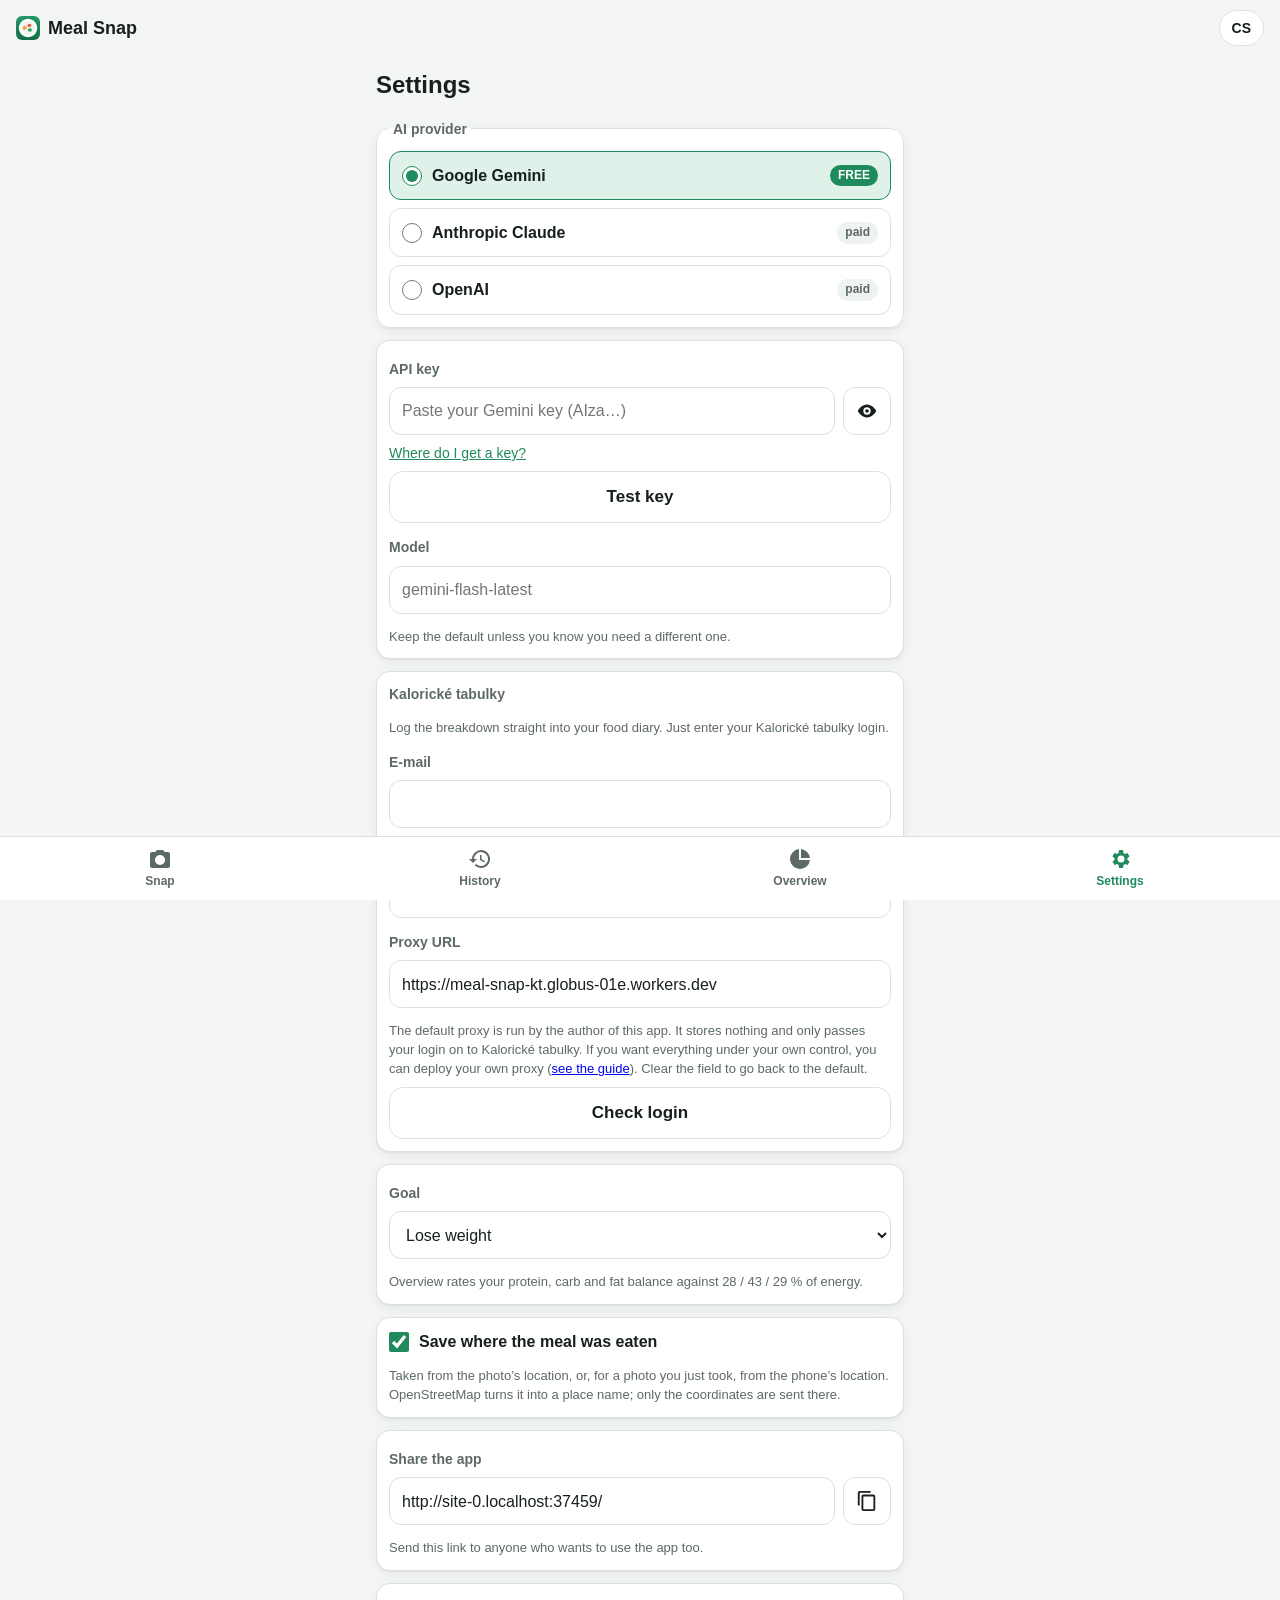
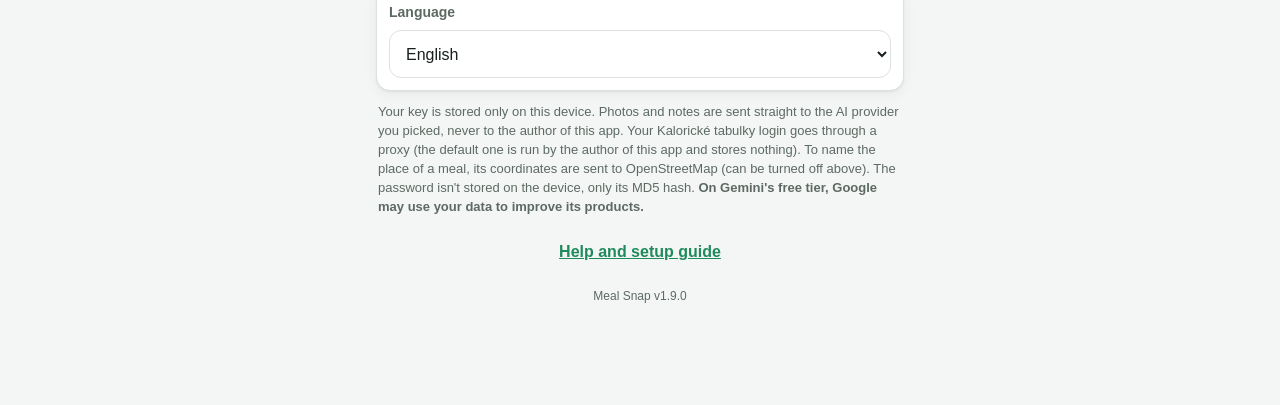
<file: index.html>
<!doctype html>
<html lang="en">
<head>
  <meta charset="utf-8">
  <meta name="viewport" content="width=device-width, initial-scale=1, viewport-fit=cover">
  <title>Meal Snap</title>
  <meta name="description" content="Break a meal photo down into ingredients with grams and calories.">
  <meta name="theme-color" content="#1f8a5b">
  <meta name="apple-mobile-web-app-capable" content="yes">
  <meta name="mobile-web-app-capable" content="yes">
  <meta name="apple-mobile-web-app-status-bar-style" content="default">
  <meta name="apple-mobile-web-app-title" content="Meal Snap">
  <link rel="manifest" href="manifest.webmanifest">
  <link rel="icon" href="icons/favicon-32.png" sizes="32x32">
  <link rel="apple-touch-icon" href="icons/apple-touch-icon.png">
  <link rel="stylesheet" href="style.css">
  <script type="module" src="app.js"></script>
</head>
<body>
  <header class="topbar">
    <div class="brand"><img src="icons/favicon-32.png" alt="" width="24" height="24"><span data-i18n="app.title">Meal Snap</span></div>
    <button id="lang-toggle" class="chip" type="button" data-i18n-aria="settings.language">CS</button>
  </header>

  <main>
    <!-- ===== Snap ===== -->
    <section id="view-snap" class="view active" aria-labelledby="tab-snap">
      <div id="key-banner" class="banner" hidden>
        <span data-i18n="snap.noKey">Add your AI key in Settings first.</span>
        <button type="button" class="link" data-goto="settings" data-i18n="snap.openSettings">Open settings</button>
      </div>

      <div id="composer">
        <label class="photo-drop" id="photo-drop">
          <input id="photo-input" type="file" accept="image/*" hidden>
          <img id="photo-preview" alt="" hidden>
          <span class="photo-empty" id="photo-empty">
            <svg viewBox="0 0 24 24" width="40" height="40" aria-hidden="true"><path fill="currentColor" d="M9 3 7.2 5H4a2 2 0 0 0-2 2v12a2 2 0 0 0 2 2h16a2 2 0 0 0 2-2V7a2 2 0 0 0-2-2h-3.2L15 3H9Zm3 5a5 5 0 1 1 0 10 5 5 0 0 1 0-10Zm0 2a3 3 0 1 0 0 6 3 3 0 0 0 0-6Z"/></svg>
            <strong data-i18n="snap.takePhoto">Take or choose a photo</strong>
            <small data-i18n="snap.photoHint">Shoot from above, whole plate in frame.</small>
          </span>
        </label>

        <div class="note-wrap">
          <label for="note" class="label" data-i18n="snap.noteLabel">Note (optional)</label>
          <div class="note-row">
            <textarea id="note" rows="2" data-i18n-placeholder="snap.notePlaceholder"></textarea>
            <button id="mic" type="button" class="icon-btn" data-i18n-aria="snap.dictate">
              <svg viewBox="0 0 24 24" width="24" height="24" aria-hidden="true"><path fill="currentColor" d="M12 14a3 3 0 0 0 3-3V5a3 3 0 0 0-6 0v6a3 3 0 0 0 3 3Zm5-3a5 5 0 0 1-10 0H5a7 7 0 0 0 6 6.92V21h2v-3.08A7 7 0 0 0 19 11h-2Z"/></svg>
            </button>
          </div>
          <small id="voice-status" class="hint" data-i18n="snap.noteHint">Tip: you can also dictate using the microphone on your keyboard.</small>
        </div>

        <button id="analyze" type="button" class="primary" disabled data-i18n="snap.analyze">Analyze meal</button>
        <p id="status" class="status" role="status" aria-live="polite"></p>

        <div id="clarify" class="card clarify" role="group" aria-labelledby="clarify-question" hidden>
          <p id="clarify-question" class="clarify-question"></p>
          <div id="clarify-options" class="clarify-options"></div>
          <small class="hint" data-i18n="clarify.hint">Or write the answer in the note and tap Analyze meal.</small>
          <button id="clarify-skip" type="button" class="link" data-i18n="clarify.skip">Analyze without answering</button>
        </div>
      </div>

      <div id="result" hidden>
        <div class="result-head">
          <img id="result-thumb" alt="" data-i18n-aria="history.showPhoto" hidden>
          <div>
            <input id="dish" class="dish" type="text" aria-label="Dish">
            <span id="confidence" class="badge"></span>
          </div>
        </div>

        <div class="totals card">
          <div class="kcal"><strong id="total-kcal">0</strong> <span>kcal</span></div>
          <div class="macros">
            <span><b data-i18n="macro.p">P</b> <span id="total-p">0</span> g</span>
            <span><b data-i18n="macro.c">C</b> <span id="total-c">0</span> g</span>
            <span><b data-i18n="macro.f">F</b> <span id="total-f">0</span> g</span>
          </div>
          <label class="total-weight">
            <span data-i18n="result.totalWeight">Total weight</span>
            <span class="grams"><input id="total-grams" type="text" inputmode="decimal" autocomplete="off"> <span>g</span></span>
          </label>
          <small class="hint total-hint" data-i18n="result.totalWeightHint">Know the weight of the whole plate? Change it and all items scale proportionally.</small>
        </div>

        <ul id="items" class="items"></ul>

        <div class="row-actions">
          <button id="add-item" type="button" class="secondary" data-i18n="result.addItem">+ Add item</button>
          <button id="copy-all" type="button" class="secondary" data-i18n="result.copyAll">Copy all</button>
        </div>

        <div id="kt-card" class="card field-stack kt-card">
          <h2 class="kt-title" data-i18n="kt.title">Log to Kalorické tabulky</h2>
          <div id="kt-form">
            <div class="kt-row">
              <label class="kt-field"><span class="label" data-i18n="kt.date">Date</span><input id="kt-date" type="date"></label>
              <label class="kt-field"><span class="label" data-i18n="kt.meal">Meal</span><select id="kt-meal"></select></label>
            </div>
            <button id="kt-send" type="button" class="primary" data-i18n="kt.send">Log to Kalorické tabulky</button>
            <p id="kt-status" class="status" role="status" aria-live="polite"></p>
          </div>
          <p id="kt-setup" class="kt-setup" hidden>
            <span data-i18n="kt.notConfigured">Connect your Kalorické tabulky account first.</span>
            <button type="button" class="link" data-goto="settings" data-i18n="kt.openSettings">Set up</button>
          </p>
        </div>

        <p id="ai-note" class="ai-note"></p>
        <button id="reanalyze" type="button" class="secondary reanalyze" data-i18n="result.reanalyze">Correct note and analyze again</button>
        <p class="disclaimer" data-i18n="result.disclaimer">Values are AI estimates. Check grams before logging.</p>
        <button id="new-photo" type="button" class="primary" data-i18n="result.newPhoto">New photo</button>
        <button id="delete-current" type="button" class="link danger-link" data-i18n="history.deleteCurrent">Delete from history</button>
      </div>
    </section>

    <!-- ===== History ===== -->
    <section id="view-history" class="view" aria-labelledby="tab-history">
      <h1 data-i18n="history.title">History</h1>

      <div id="history-tools" class="history-tools" hidden>
        <input id="history-search" type="search" autocomplete="off" data-i18n-placeholder="history.search" data-i18n-aria="history.search">
        <small id="history-found" class="hint"></small>
      </div>

      <div id="history-list"></div>
      <p id="history-nomatch" class="empty" data-i18n="history.noMatch" hidden>Nothing found.</p>
      <p id="history-empty" class="empty" data-i18n="history.empty">No meals yet. Analyzed meals will appear here.</p>
      <button id="history-more" type="button" class="secondary more" data-i18n="history.showOlder" hidden>Show older</button>
      <button id="history-clear" type="button" class="danger" data-i18n="history.clear" hidden>Clear history</button>
    </section>

    <!-- ===== Overview ===== -->
    <section id="view-overview" class="view" aria-labelledby="tab-overview">
      <h1 data-i18n="overview.title">Overview</h1>

      <div id="overview-summary" class="card summary" hidden>
        <div class="stats">
          <div class="stat">
            <span class="stat-label" data-i18n="overview.summary.avg7">Average, 7 days</span>
            <span class="stat-value"><strong id="sum-avg7">–</strong> <span data-i18n="overview.summary.perDay">kcal/day</span></span>
            <small id="sum-avg7-days" class="stat-note"></small>
          </div>
          <div class="stat">
            <span class="stat-label" data-i18n="overview.summary.avg30">Average, 30 days</span>
            <span class="stat-value"><strong id="sum-avg30">–</strong> <span data-i18n="overview.summary.perDay">kcal/day</span></span>
            <small id="sum-avg30-days" class="stat-note"></small>
          </div>
          <div class="stat">
            <span class="stat-label" data-i18n="overview.summary.meals">Meals, 7 days</span>
            <span class="stat-value"><strong id="sum-meals">0</strong></span>
          </div>
        </div>
        <p id="sum-readout" class="readout" aria-live="polite"></p>
        <div id="sum-chart" class="chart" role="group" data-i18n-aria="overview.summary.chartLabel"></div>
      </div>

      <div id="macro-card" class="card macro-card" hidden>
        <div class="macro-head">
          <h2 class="card-title" data-i18n="overview.macros.title">Protein, carbs, fat</h2>
          <div class="seg" role="group" data-i18n-aria="overview.macros.period">
            <button type="button" data-period="7" data-i18n="overview.macros.period7">7 days</button>
            <button type="button" data-period="30" data-i18n="overview.macros.period30">30 days</button>
          </div>
        </div>
        <small class="stat-note"><span id="macro-goal"></span> <span id="macro-days"></span></small>
        <div id="macro-rows" class="macro-rows"></div>
        <p id="macro-verdict" class="macro-verdict" aria-live="polite"></p>
        <small id="macro-source" class="hint"></small>
      </div>

      <p id="overview-empty" class="empty" data-i18n="overview.empty">No meals yet.</p>
    </section>

    <!-- ===== Settings ===== -->
    <section id="view-settings" class="view" aria-labelledby="tab-settings">
      <h1 data-i18n="settings.title">Settings</h1>

      <fieldset class="card">
        <legend data-i18n="settings.provider">AI provider</legend>
        <div id="provider-list" class="providers"></div>
      </fieldset>

      <div class="card field-stack">
        <label for="api-key" class="label" data-i18n="settings.apiKey">API key</label>
        <div class="key-row">
          <input id="api-key" type="password" autocomplete="off" autocapitalize="off" spellcheck="false">
          <button id="key-show" type="button" class="icon-btn" data-i18n-aria="settings.showKey">
            <svg viewBox="0 0 24 24" width="22" height="22" aria-hidden="true"><path fill="currentColor" d="M12 5c-5 0-9 4.5-10 7 1 2.5 5 7 10 7s9-4.5 10-7c-1-2.5-5-7-10-7Zm0 11a4 4 0 1 1 0-8 4 4 0 0 1 0 8Zm0-2a2 2 0 1 0 0-4 2 2 0 0 0 0 4Z"/></svg>
          </button>
        </div>
        <a id="key-link" target="_blank" rel="noopener" class="small-link" data-i18n="settings.getKey">How do I get a key?</a>
        <button id="key-test" type="button" class="secondary" data-i18n="settings.test">Test key</button>
        <p id="key-status" class="status" role="status" aria-live="polite"></p>

        <label for="model" class="label" data-i18n="settings.model">Model</label>
        <input id="model" type="text" list="model-list" autocomplete="off" autocapitalize="off" spellcheck="false">
        <datalist id="model-list"></datalist>
        <small class="hint" data-i18n="settings.modelHint">Leave the default unless you know what you are doing.</small>
      </div>

      <div class="card field-stack">
        <span class="label kt-legend" data-i18n="kt.settingsTitle">Kalorické tabulky</span>
        <small class="hint" data-i18n-html="kt.settingsHint"></small>
        <label for="kt-email" class="label" data-i18n="kt.email">E-mail</label>
        <input id="kt-email" type="email" autocomplete="username" autocapitalize="off" spellcheck="false">
        <label for="kt-password" class="label" data-i18n="kt.password">Password</label>
        <input id="kt-password" type="password" autocomplete="current-password">
        <label for="kt-proxy" class="label" data-i18n="kt.proxy">Proxy URL</label>
        <input id="kt-proxy" type="url" inputmode="url" autocomplete="off" autocapitalize="off" spellcheck="false">
        <small class="hint" data-i18n-html="kt.proxyHint"></small>
        <button id="kt-test" type="button" class="secondary" data-i18n="kt.test">Check login</button>
        <p id="kt-test-status" class="status" role="status" aria-live="polite"></p>
      </div>

      <div class="card field-stack">
        <label for="goal-select" class="label" data-i18n="settings.goal">Goal</label>
        <select id="goal-select"></select>
        <small id="goal-hint" class="hint"></small>
      </div>

      <div class="card field-stack">
        <label class="check-row">
          <input id="location-toggle" type="checkbox">
          <span data-i18n="settings.location">Save where the meal was eaten</span>
        </label>
        <small class="hint" data-i18n="settings.locationHint"></small>
      </div>

      <div class="card field-stack">
        <label for="share-url" class="label" data-i18n="settings.share">Share the app</label>
        <div class="key-row">
          <input id="share-url" type="url" readonly autocomplete="off" spellcheck="false">
          <button id="share-copy" type="button" class="icon-btn" data-i18n-aria="settings.shareCopy">
            <svg viewBox="0 0 24 24" width="22" height="22" aria-hidden="true"><path fill="currentColor" d="M16 1H4a2 2 0 0 0-2 2v14h2V3h12V1Zm3 4H8a2 2 0 0 0-2 2v14a2 2 0 0 0 2 2h11a2 2 0 0 0 2-2V7a2 2 0 0 0-2-2Zm0 16H8V7h11v14Z"/></svg>
          </button>
        </div>
        <small class="hint" data-i18n="settings.shareHint">Send this link to anyone who wants to use the app too.</small>
        <button id="share-native" type="button" class="secondary" data-i18n="settings.shareSend" hidden>Send link…</button>
      </div>

      <div class="card field-stack">
        <label for="lang-select" class="label" data-i18n="settings.language">Language</label>
        <select id="lang-select"></select>
      </div>

      <p class="privacy" data-i18n-html="settings.privacy"></p>
      <a class="help-link" href="help.html" data-i18n="settings.help">Help &amp; setup guide</a>
      <p class="version">Meal Snap v<span id="app-version"></span></p>
    </section>
  </main>

  <nav class="tabs" role="tablist">
    <button id="tab-snap" role="tab" class="tab active" data-goto="snap" type="button">
      <svg viewBox="0 0 24 24" width="24" height="24" aria-hidden="true"><path fill="currentColor" d="M9 3 7.2 5H4a2 2 0 0 0-2 2v12a2 2 0 0 0 2 2h16a2 2 0 0 0 2-2V7a2 2 0 0 0-2-2h-3.2L15 3H9Zm3 5a5 5 0 1 1 0 10 5 5 0 0 1 0-10Z"/></svg>
      <span data-i18n="tab.snap">Snap</span>
    </button>
    <button id="tab-history" role="tab" class="tab" data-goto="history" type="button">
      <svg viewBox="0 0 24 24" width="24" height="24" aria-hidden="true"><path fill="currentColor" d="M13 3a9 9 0 0 0-9 9H1l4 4 4-4H6a7 7 0 1 1 2.05 4.95l-1.42 1.42A9 9 0 1 0 13 3Zm-1 5v5l4.25 2.52.77-1.28L13.5 12.2V8H12Z"/></svg>
      <span data-i18n="tab.history">History</span>
    </button>
    <button id="tab-overview" role="tab" class="tab" data-goto="overview" type="button">
      <svg viewBox="0 0 24 24" width="24" height="24" aria-hidden="true"><path fill="currentColor" d="M11 2.05A10 10 0 1 0 21.95 13H11V2.05Zm2 0V11h8.95A10 10 0 0 0 13 2.05Z"/></svg>
      <span data-i18n="tab.overview">Overview</span>
    </button>
    <button id="tab-settings" role="tab" class="tab" data-goto="settings" type="button">
      <svg viewBox="0 0 24 24" width="24" height="24" aria-hidden="true"><path fill="currentColor" d="M19.4 13a7.6 7.6 0 0 0 0-2l2.1-1.6-2-3.5-2.5 1a7.4 7.4 0 0 0-1.7-1L15 3h-4l-.4 2.9a7.4 7.4 0 0 0-1.7 1l-2.5-1-2 3.5L6.6 11a7.6 7.6 0 0 0 0 2l-2.1 1.6 2 3.5 2.5-1c.5.4 1.1.7 1.7 1L11 21h4l.4-2.9c.6-.3 1.2-.6 1.7-1l2.5 1 2-3.5L19.4 13ZM13 15.5a3.5 3.5 0 1 1 0-7 3.5 3.5 0 0 1 0 7Z"/></svg>
      <span data-i18n="tab.settings">Settings</span>
    </button>
  </nav>

  <dialog id="lightbox" class="lightbox">
    <img id="lightbox-img" alt="">
    <p id="lightbox-caption"></p>
  </dialog>

  <div id="toast" class="toast" role="status" aria-live="polite" hidden></div>

  <template id="item-tpl">
    <li class="item card">
      <div class="item-main">
        <input class="item-name" type="text" data-field="name">
        <button type="button" class="icon-btn small copy-one" data-i18n-aria="result.copyName">
          <svg viewBox="0 0 24 24" width="20" height="20" aria-hidden="true"><path fill="currentColor" d="M16 1H4a2 2 0 0 0-2 2v14h2V3h12V1Zm3 4H8a2 2 0 0 0-2 2v14a2 2 0 0 0 2 2h11a2 2 0 0 0 2-2V7a2 2 0 0 0-2-2Zm0 16H8V7h11v14Z"/></svg>
        </button>
      </div>
      <div class="item-sub">
        <label class="grams"><input type="number" inputmode="decimal" min="0" step="1" data-field="grams"><span>g</span></label>
        <span class="item-kcal"><strong></strong> kcal</span>
        <span class="item-macros"></span>
        <button type="button" class="icon-btn small toggle-details" data-i18n-aria="result.details">
          <svg viewBox="0 0 24 24" width="20" height="20" aria-hidden="true"><path fill="currentColor" d="M3 17.25V21h3.75L17.8 9.94l-3.75-3.75L3 17.25ZM20.7 7.04a1 1 0 0 0 0-1.41l-2.33-2.33a1 1 0 0 0-1.41 0l-1.83 1.83 3.75 3.75 1.82-1.84Z"/></svg>
        </button>
        <button type="button" class="icon-btn small remove" data-i18n-aria="result.remove">
          <svg viewBox="0 0 24 24" width="20" height="20" aria-hidden="true"><path fill="currentColor" d="M6 19a2 2 0 0 0 2 2h8a2 2 0 0 0 2-2V7H6v12ZM19 4h-3.5l-1-1h-5l-1 1H5v2h14V4Z"/></svg>
        </button>
      </div>
      <div class="item-kt" hidden>
        <span class="item-kt-label" data-i18n="kt.matchLabel">KT</span>
        <select class="item-kt-select" data-i18n-aria="kt.match"></select>
        <span class="item-kt-busy" data-i18n="kt.searching" hidden>Searching…</span>
      </div>
      <div class="item-details" hidden>
        <span class="per100" data-i18n="result.per100">Per 100 g:</span>
        <label>kcal<input type="number" inputmode="decimal" min="0" data-field="kcal_100g"></label>
        <label data-i18n-aria="macro.protein"><span data-i18n="macro.p">P</span><input type="number" inputmode="decimal" min="0" step="0.1" data-field="protein_100g"></label>
        <label data-i18n-aria="macro.carbs"><span data-i18n="macro.c">C</span><input type="number" inputmode="decimal" min="0" step="0.1" data-field="carbs_100g"></label>
        <label data-i18n-aria="macro.fat"><span data-i18n="macro.f">F</span><input type="number" inputmode="decimal" min="0" step="0.1" data-field="fat_100g"></label>
      </div>
    </li>
  </template>
</body>
</html>
</file>
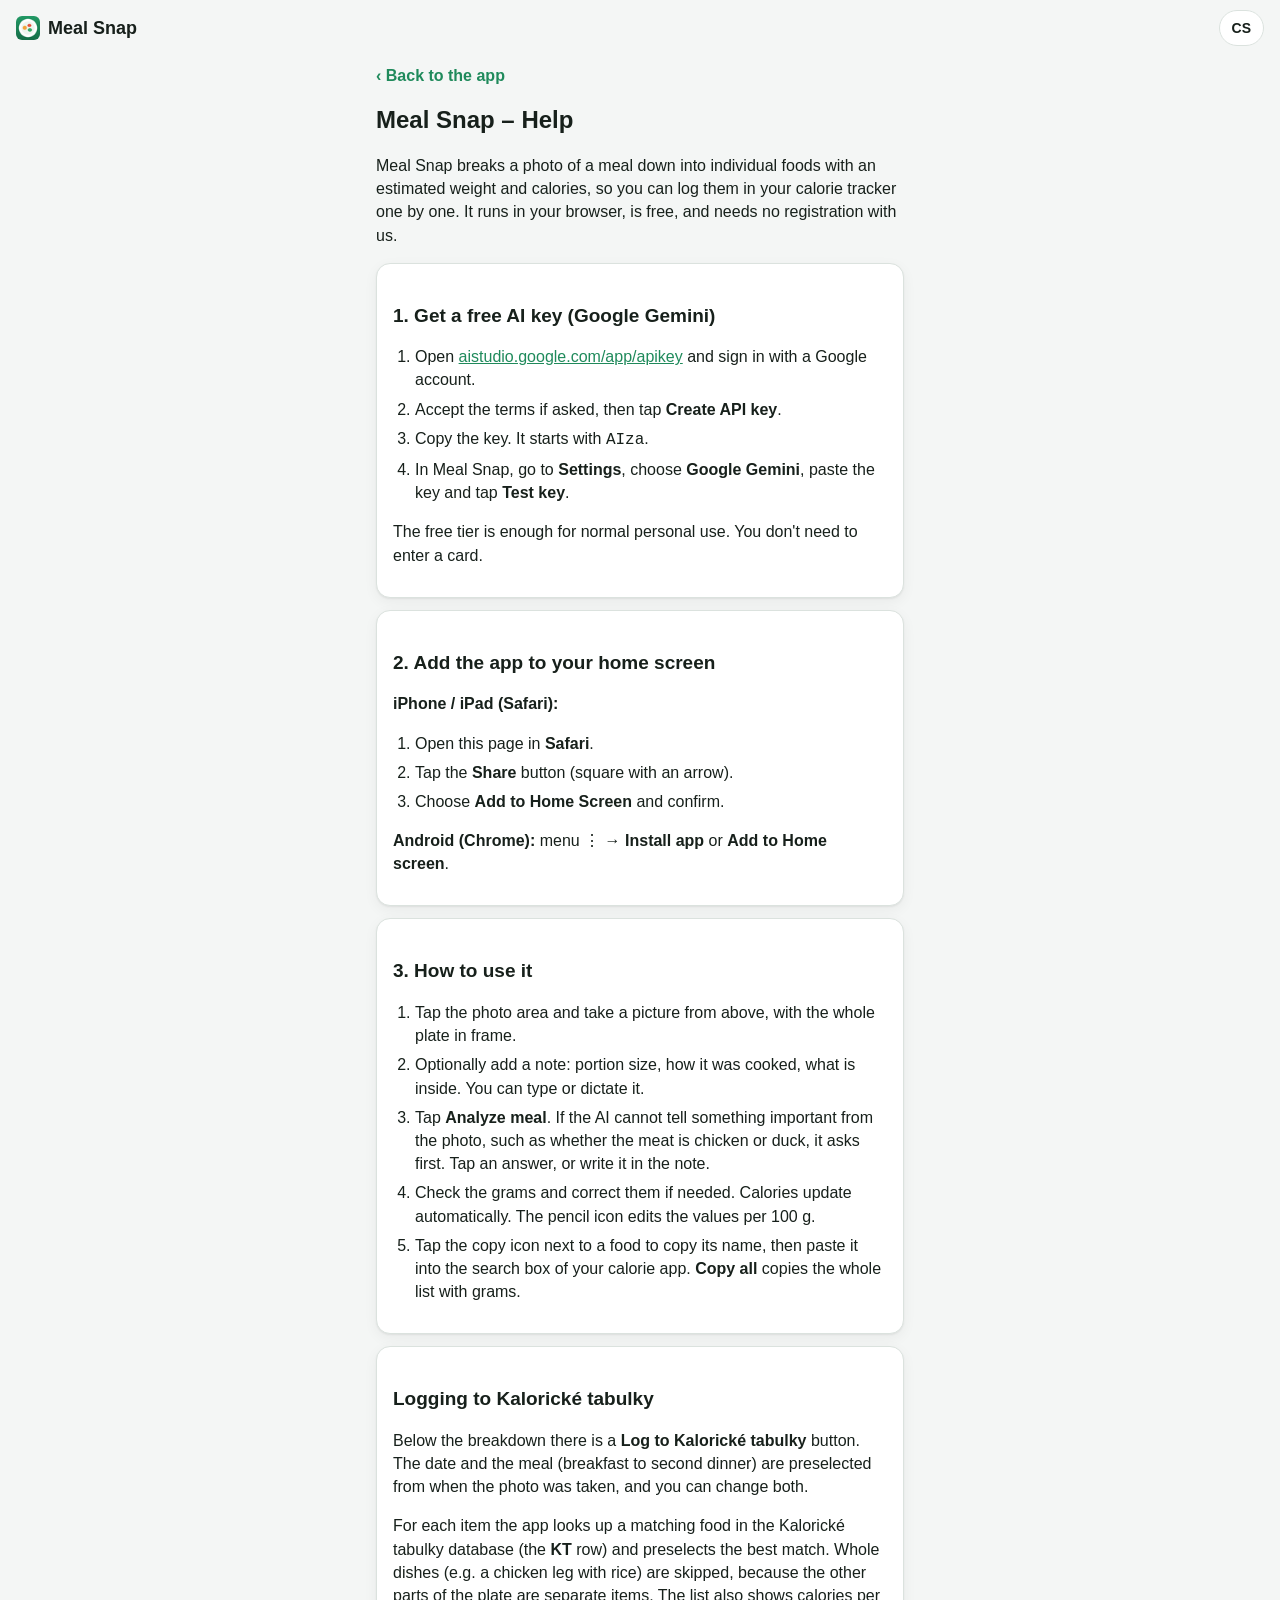
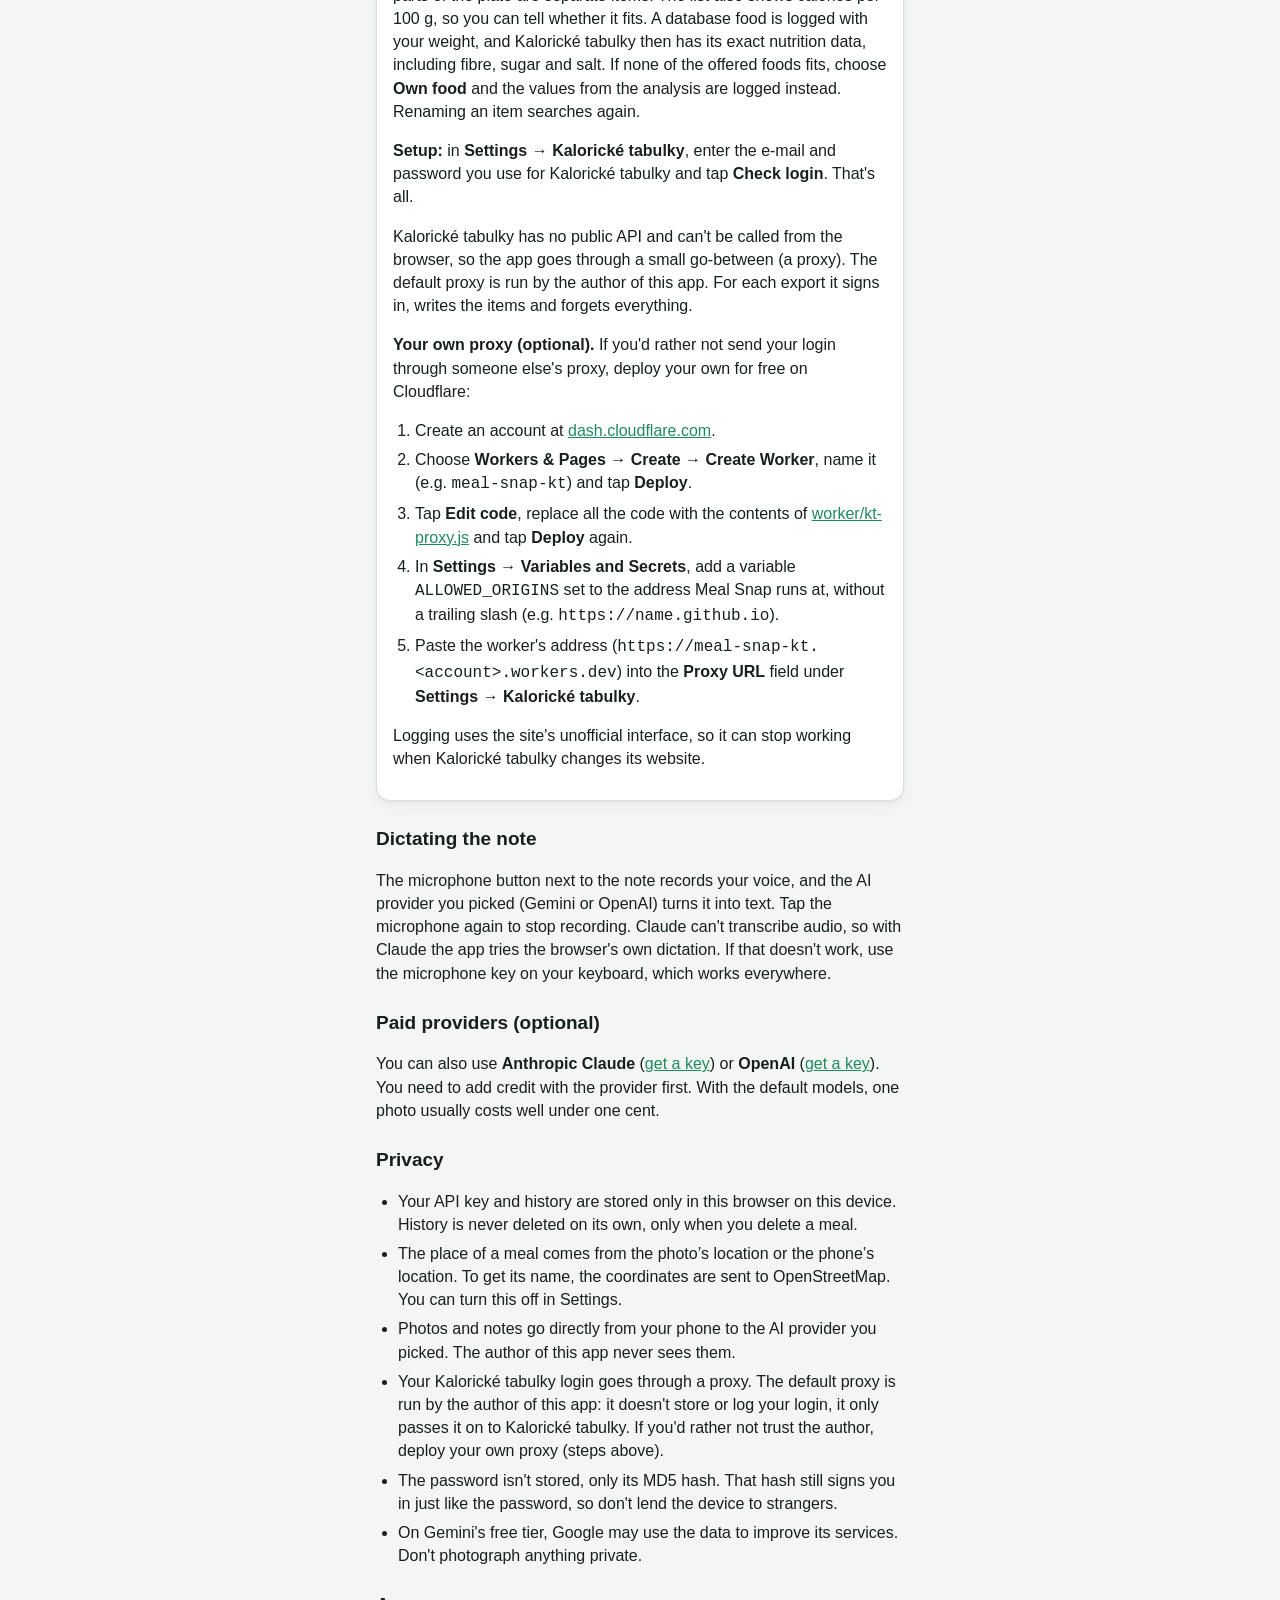
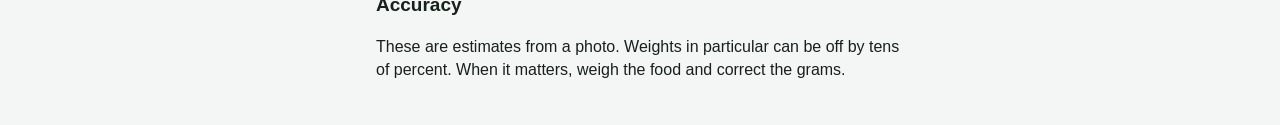
<file: help.html>
<!doctype html>
<html lang="en">
<head>
  <meta charset="utf-8">
  <meta name="viewport" content="width=device-width, initial-scale=1, viewport-fit=cover">
  <title>Meal Snap Help</title>
  <meta name="theme-color" content="#1f8a5b">
  <link rel="manifest" href="manifest.webmanifest">
  <link rel="icon" href="icons/favicon-32.png" sizes="32x32">
  <link rel="apple-touch-icon" href="icons/apple-touch-icon.png">
  <link rel="stylesheet" href="style.css">
</head>
<body class="help" data-page="help">
  <header class="topbar">
    <div class="brand"><img src="icons/favicon-32.png" alt="" width="24" height="24"><span data-i18n="app.title">Meal Snap</span></div>
    <button id="lang-toggle" class="chip" type="button">CS</button>
  </header>
  <main>
    <a class="back" href="./" data-i18n="help.back">‹ Back to the app</a>
    <h1 data-i18n="help.title">Help</h1>
    <p data-i18n="help.intro"></p>

    <section class="card">
      <h2 data-i18n="help.keyTitle"></h2>
      <div data-i18n-html="help.keySteps"></div>
    </section>

    <section class="card">
      <h2 data-i18n="help.installTitle"></h2>
      <div data-i18n-html="help.installSteps"></div>
    </section>

    <section class="card">
      <h2 data-i18n="help.useTitle"></h2>
      <div data-i18n-html="help.useSteps"></div>
    </section>

    <section class="card" id="kt">
      <h2 data-i18n="help.ktTitle"></h2>
      <div data-i18n-html="help.ktText"></div>
    </section>

    <h2 data-i18n="help.voiceTitle"></h2>
    <p data-i18n="help.voiceText"></p>

    <h2 data-i18n="help.paidTitle"></h2>
    <div data-i18n-html="help.paidText"></div>

    <h2 data-i18n="help.privacyTitle"></h2>
    <div data-i18n-html="help.privacyText"></div>

    <h2 data-i18n="help.accuracyTitle"></h2>
    <p data-i18n="help.accuracyText"></p>
  </main>
  <script type="module">
    import { initialLang, setLang, getLang, t } from './i18n.js';
    const toggle = document.getElementById('lang-toggle');
    async function apply(code) {
      await setLang(code);
      toggle.textContent = getLang() === 'en' ? 'CS' : 'EN';
      document.title = t('help.title');
    }
    toggle.addEventListener('click', () => apply(getLang() === 'en' ? 'cs' : 'en'));
    apply(initialLang());
    // This page may have come from the previous version's cache: show the new one once it takes over.
    if ('serviceWorker' in navigator && navigator.serviceWorker.controller) {
      let reloaded = false;
      navigator.serviceWorker.addEventListener('controllerchange', () => { if (!reloaded) { reloaded = true; location.reload(); } });
      navigator.serviceWorker.getRegistration().then((r) => r?.update()).catch(() => {});
    }
  </script>
</body>
</html>
</file>
<file: style.css>
:root {
  --bg: #f4f6f5;
  --surface: #ffffff;
  --surface-2: #eef2f0;
  --text: #17201b;
  --muted: #5d6a63;
  --border: #dbe2de;
  --accent: #1f8a5b;
  --accent-text: #ffffff;
  --accent-soft: #dff1e8;
  --danger: #c0392b;
  --warn: #b7791f;
  --radius: 14px;
  --shadow: 0 1px 2px rgb(0 0 0 / 6%), 0 4px 14px rgb(0 0 0 / 5%);
  --tabbar-h: 64px;
  color-scheme: light;
}

@media (prefers-color-scheme: dark) {
  :root:not([data-theme="light"]) {
    --bg: #0f1412;
    --surface: #18201c;
    --surface-2: #212b26;
    --text: #e8eeea;
    --muted: #9aa8a0;
    --border: #2c3832;
    --accent: #3fbf86;
    --accent-text: #08130e;
    --accent-soft: #1d3a2d;
    --danger: #ef6b5b;
    --warn: #e0a84a;
    --shadow: none;
    color-scheme: dark;
  }
}
:root[data-theme="dark"] {
  --bg: #0f1412; --surface: #18201c; --surface-2: #212b26; --text: #e8eeea; --muted: #9aa8a0;
  --border: #2c3832; --accent: #3fbf86; --accent-text: #08130e; --accent-soft: #1d3a2d;
  --danger: #ef6b5b; --warn: #e0a84a; --shadow: none; color-scheme: dark;
}

* { box-sizing: border-box; }
html { -webkit-text-size-adjust: 100%; }
body {
  margin: 0;
  background: var(--bg);
  color: var(--text);
  font: 16px/1.45 -apple-system, BlinkMacSystemFont, "Segoe UI", Roboto, sans-serif;
  padding-bottom: calc(var(--tabbar-h) + env(safe-area-inset-bottom));
  -webkit-tap-highlight-color: transparent;
}
button, input, select, textarea { font: inherit; color: inherit; }
[hidden] { display: none !important; }

.topbar {
  position: sticky; top: 0; z-index: 5;
  display: flex; align-items: center; justify-content: space-between;
  padding: calc(10px + env(safe-area-inset-top)) 16px 10px;
  background: color-mix(in srgb, var(--bg) 88%, transparent);
  backdrop-filter: blur(10px);
  -webkit-backdrop-filter: blur(10px);
}
.brand { display: flex; align-items: center; gap: 8px; font-weight: 700; font-size: 18px; }
.brand img { border-radius: 6px; }

main { max-width: 560px; margin: 0 auto; padding: 4px 16px 24px; }
h1 { font-size: 24px; margin: 8px 0 16px; }

.view { display: none; }
.view.active { display: block; }

.card {
  background: var(--surface);
  border: 1px solid var(--border);
  border-radius: var(--radius);
  box-shadow: var(--shadow);
}

/* buttons */
.primary, .secondary, .danger {
  display: block; width: 100%;
  min-height: 52px; padding: 12px 16px;
  border-radius: var(--radius); border: 1px solid transparent;
  font-weight: 600; font-size: 17px; cursor: pointer;
}
.primary { background: var(--accent); color: var(--accent-text); }
.primary:disabled { opacity: .45; cursor: default; }
.secondary { background: var(--surface); border-color: var(--border); color: var(--text); }
.danger { background: transparent; border-color: var(--danger); color: var(--danger); margin-top: 16px; }
.chip {
  border: 1px solid var(--border); background: var(--surface); border-radius: 999px;
  padding: 6px 12px; font-weight: 600; font-size: 14px; cursor: pointer; min-height: 36px;
}
.icon-btn {
  display: inline-grid; place-items: center; flex: none;
  width: 48px; height: 48px; border-radius: 12px;
  border: 1px solid var(--border); background: var(--surface); color: var(--text); cursor: pointer;
}
.icon-btn.small { width: 38px; height: 38px; border-radius: 10px; border-color: transparent; background: transparent; color: var(--muted); }
.icon-btn.recording { background: var(--danger); border-color: var(--danger); color: #fff; animation: pulse 1.2s infinite; }
@keyframes pulse { 50% { opacity: .65; } }
.link { background: none; border: 0; color: var(--accent); font-weight: 600; padding: 0; cursor: pointer; text-decoration: underline; }
button:focus-visible, input:focus-visible, textarea:focus-visible, select:focus-visible, a:focus-visible {
  outline: 2px solid var(--accent); outline-offset: 2px;
}

/* snap */
.banner {
  display: flex; flex-wrap: wrap; gap: 6px 12px; align-items: center;
  padding: 12px 14px; margin-bottom: 12px; border-radius: var(--radius);
  background: var(--accent-soft); color: var(--text);
}
.photo-drop {
  display: grid; place-items: center; overflow: hidden;
  aspect-ratio: 4 / 3; width: 100%;
  border: 2px dashed var(--border); border-radius: var(--radius);
  background: var(--surface); cursor: pointer; margin-bottom: 14px;
}
.photo-drop.has-photo { border-style: solid; aspect-ratio: auto; grid-template-columns: minmax(0, 1fr); }
.photo-drop img { display: block; max-width: 100%; max-height: 60vh; width: auto; height: auto; }
.photo-empty { display: grid; justify-items: center; gap: 6px; padding: 16px; text-align: center; color: var(--muted); }
.photo-empty strong { color: var(--text); font-size: 18px; }

.reanalyze { margin-bottom: 12px; }
.clarify { margin-top: 12px; padding: 14px; display: grid; gap: 10px; justify-items: start; }
.clarify-question { margin: 0; font-weight: 600; }
.clarify-options { display: flex; flex-wrap: wrap; gap: 8px; }
.clarify .hint { margin: 0; }

.label { display: block; font-weight: 600; font-size: 14px; margin-bottom: 6px; color: var(--muted); }
.note-wrap { margin-bottom: 14px; }
.note-row { display: flex; gap: 8px; align-items: flex-start; }
textarea, input[type="text"], input[type="password"], input[type="number"], input[type="url"], input[type="email"], input[type="date"], input[type="search"], select {
  width: 100%; min-height: 48px; padding: 11px 12px;
  border: 1px solid var(--border); border-radius: 12px; background: var(--surface);
  font-size: 16px; /* prevents iOS zoom */
}
textarea { resize: vertical; }
input[type="date"] { -webkit-appearance: none; appearance: none; text-align: left; }
.hint { display: block; color: var(--muted); font-size: 13px; margin-top: 6px; }
.status { min-height: 1.4em; margin: 10px 0 0; color: var(--muted); font-size: 15px; }
.status.error { color: var(--danger); }
.status.ok { color: var(--accent); }
.status.busy::before {
  content: ""; display: inline-block; width: 14px; height: 14px; margin-right: 8px; vertical-align: -2px;
  border: 2px solid var(--border); border-top-color: var(--accent); border-radius: 50%;
  animation: spin .8s linear infinite;
}
@keyframes spin { to { transform: rotate(360deg); } }

/* result */
.result-head { display: flex; gap: 12px; align-items: center; margin: 4px 0 12px; }
.result-head img { width: 64px; height: 64px; object-fit: cover; border-radius: 12px; flex: none; cursor: zoom-in; }

/* photo viewer */
.lightbox {
  width: 100%; height: 100%; max-width: none; max-height: none; margin: 0; padding: 16px; border: 0;
  background: rgb(0 0 0 / 92%); color: #fff; cursor: zoom-out;
  display: none; flex-direction: column; align-items: center; justify-content: center; gap: 12px;
}
.lightbox[open] { display: flex; }
.lightbox::backdrop { background: transparent; }
.lightbox img { max-width: 100%; max-height: calc(100% - 48px); object-fit: contain; border-radius: 8px; }
.lightbox p { margin: 0; font-size: 15px; text-align: center; opacity: .85; }
.result-head > div { flex: 1; min-width: 0; }
.dish {
  border: 0 !important; background: transparent !important; padding: 0 !important; min-height: 0 !important;
  font-size: 21px !important; font-weight: 700;
}
.badge { display: inline-block; font-size: 12px; font-weight: 600; padding: 2px 8px; border-radius: 999px; background: var(--surface-2); color: var(--muted); margin-top: 2px; }
.badge.low { color: var(--warn); }
.badge.high { color: var(--accent); }

.totals { display: flex; justify-content: space-between; align-items: center; gap: 12px; padding: 14px 16px; margin-bottom: 12px; flex-wrap: wrap; }
.kcal strong { font-size: 30px; font-variant-numeric: tabular-nums; }
.kcal span { color: var(--muted); }
.macros { display: flex; gap: 14px; font-variant-numeric: tabular-nums; color: var(--muted); }
.macros b { color: var(--text); }
.total-weight { display: flex; align-items: center; justify-content: space-between; gap: 8px; flex-basis: 100%; padding-top: 10px; border-top: 1px solid var(--border); }
.total-hint { flex-basis: 100%; margin-top: -6px; }

.items { list-style: none; margin: 0 0 12px; padding: 0; display: grid; gap: 8px; }
.item { padding: 8px 8px 8px 12px; }
.item-main { display: flex; align-items: center; gap: 4px; }
.item-name {
  flex: 1; min-width: 0; font-weight: 600;
  border: 0 !important; background: transparent !important; padding: 4px 0 !important; min-height: 38px !important;
}
.item-sub { display: flex; align-items: center; gap: 10px; flex-wrap: wrap; }
.grams { display: inline-flex; align-items: center; gap: 4px; }
.grams input { width: 84px; min-height: 40px; padding: 6px 8px; text-align: right; font-variant-numeric: tabular-nums; }
.grams span { color: var(--muted); }
.item-kcal { font-variant-numeric: tabular-nums; flex: 1; }
.item-macros { color: var(--muted); font-size: 13px; flex-basis: 100%; order: 5; margin-top: -4px; font-variant-numeric: tabular-nums; }
.item-details {
  display: flex; flex-wrap: wrap; gap: 8px; align-items: center;
  margin-top: 8px; padding-top: 8px; border-top: 1px solid var(--border); font-size: 14px; color: var(--muted);
}
.item-details label { display: inline-flex; align-items: center; gap: 4px; }
.item-details input { width: 70px; min-height: 38px; padding: 6px; }
.per100 { width: 100%; }
.item-kt { display: flex; align-items: center; gap: 8px; margin-top: 6px; font-size: 14px; color: var(--muted); }
.item-kt-label { flex: none; font-weight: 700; font-size: 12px; padding: 2px 6px; border-radius: 6px; background: var(--surface-2); }
.item-kt-select { min-height: 38px !important; padding: 6px 8px !important; font-size: 14px !important; flex: 1; min-width: 0; text-overflow: ellipsis; }
.item-kt-busy { flex: 1; }

.row-actions { display: grid; grid-template-columns: 1fr 1fr; gap: 8px; margin-bottom: 12px; }
.kt-card { margin-bottom: 12px; }
.kt-title { font-size: 16px; margin: 0; }
.kt-row { display: grid; grid-template-columns: minmax(0, 1fr) minmax(0, 1.3fr); gap: 8px; margin-bottom: 10px; }
.kt-field .label { margin: 0 0 4px; }
.kt-setup { margin: 0; color: var(--muted); display: flex; flex-wrap: wrap; gap: 6px 10px; }
.kt-legend { margin: 0 !important; }
.ai-note { color: var(--muted); font-size: 15px; margin: 8px 2px; }
.disclaimer { color: var(--muted); font-size: 13px; margin: 0 2px 16px; }

/* history */
.history { list-style: none; padding: 0; margin: 0; display: grid; grid-template-columns: minmax(0, 1fr); gap: 8px; }
.history li { display: flex; align-items: center; gap: 12px; padding: 10px; cursor: pointer; min-width: 0; }
.history .thumb { padding: 0; border: 0; background: none; flex: none; cursor: zoom-in; border-radius: 10px; }
.history img, .history .ph { display: block; width: 64px; height: 64px; border-radius: 10px; object-fit: cover; flex: none; background: var(--surface-2); }
.history .meta { flex: 1; min-width: 0; }
.history .meta strong { display: block; white-space: nowrap; overflow: hidden; text-overflow: ellipsis; }
.history .meta small { color: var(--muted); }
.history .meta small { display: block; }
.history .side { display: flex; flex-direction: column; align-items: flex-end; gap: 2px; flex: none; }
.history .kc { font-weight: 700; font-variant-numeric: tabular-nums; white-space: nowrap; }
.history .delete { width: 34px; height: 34px; margin-right: -6px; }
.history .delete:hover { color: var(--danger); }
.history .place {
  display: flex; align-items: center; gap: 3px; min-width: 0; margin-top: 2px;
  color: var(--muted); font-size: 13px; text-decoration: none;
}
.history .place span { white-space: nowrap; overflow: hidden; text-overflow: ellipsis; }
.history .place svg { flex: none; color: var(--accent); }
.kt-badge { font-size: 11px; font-weight: 700; padding: 1px 6px; border-radius: 6px; background: var(--accent-soft); color: var(--text); white-space: nowrap; }
.empty { color: var(--muted); text-align: center; padding: 32px 0; }

.day { margin-bottom: 18px; scroll-margin-top: 64px; }
.day-head {
  display: flex; justify-content: space-between; align-items: baseline; gap: 8px; flex-wrap: wrap;
  margin: 0 2px 8px; font-size: 16px;
}
.day-title::first-letter { text-transform: uppercase; }
.day-totals { display: flex; align-items: baseline; gap: 8px; font-variant-numeric: tabular-nums; }
.day-totals small { color: var(--muted); font-weight: 400; font-size: 13px; }
.history-tools { margin-bottom: 14px; }
.history-tools .hint:empty { display: none; }
.more { margin-top: 4px; }
.danger-link { display: block; margin: 14px auto 0; color: var(--danger); font-weight: 600; min-height: 44px; }

/* history summary */
.summary { padding: 14px 14px 10px; margin-bottom: 14px; }
.stats { display: grid; grid-template-columns: repeat(3, minmax(0, 1fr)); gap: 8px; }
.stat { display: grid; gap: 2px; min-width: 0; }
.stat-label { font-size: 12px; font-weight: 600; color: var(--muted); }
.stat-value { font-variant-numeric: tabular-nums; font-size: 13px; color: var(--muted); }
.stat-value strong { font-size: 22px; color: var(--text); }
.stat-note { font-size: 12px; color: var(--muted); }
.readout { margin: 12px 0 6px; font-size: 13px; color: var(--muted); font-variant-numeric: tabular-nums; min-height: 1.4em; }
.readout::first-letter { text-transform: uppercase; }
.chart { display: flex; align-items: stretch; height: 110px; }
.bar-col {
  flex: 1; min-width: 0; display: flex; flex-direction: column; align-items: center; gap: 4px;
  padding: 0 1px; border: 0; background: none; cursor: pointer; color: var(--muted);
}
.bar-col .plot { flex: 1; width: 100%; display: flex; align-items: flex-end; justify-content: center; border-bottom: 1px solid var(--border); }
.bar-col .bar { display: block; width: min(100%, 18px); background: var(--accent); border-radius: 4px 4px 0 0; }
.bar-col .bar.none { height: 0; }
.bar-col:hover .bar, .bar-col.picked .bar { background: color-mix(in srgb, var(--accent) 70%, var(--text)); }
.bar-label { font-size: 11px; font-variant-numeric: tabular-nums; line-height: 1; }
.bar-col.today .bar-label { color: var(--text); font-weight: 700; }
.bar-col.picked .bar-label { color: var(--text); text-decoration: underline; }

/* macro breakdown */
.macro-card { padding: 14px; margin-bottom: 14px; display: grid; gap: 10px; }
.macro-head { display: flex; align-items: center; justify-content: space-between; gap: 8px; flex-wrap: wrap; }
.macro-head h2 { font-size: 16px; margin: 0; }
.seg { display: inline-flex; background: var(--surface-2); border-radius: 999px; padding: 3px; }
.seg button {
  border: 0; background: none; border-radius: 999px; padding: 6px 12px; min-height: 32px;
  font-size: 13px; font-weight: 600; color: var(--muted); cursor: pointer;
}
.seg button[aria-pressed="true"] { background: var(--surface); color: var(--text); box-shadow: var(--shadow); }
.macro-card > .stat-note:empty { display: none; }
.macro-rows { display: grid; gap: 14px; }
.macro-row { display: grid; gap: 6px; }
.macro-line { display: flex; align-items: baseline; gap: 8px; flex-wrap: wrap; font-variant-numeric: tabular-nums; }
.macro-name { font-weight: 600; }
.macro-grams { color: var(--muted); font-size: 14px; }
.macro-pct { margin-left: auto; white-space: nowrap; }
.macro-state { font-size: 12px; font-weight: 700; padding: 1px 8px; border-radius: 999px; }
.macro-state.ok { color: var(--accent); background: var(--accent-soft); }
.macro-state.low { color: var(--warn); background: color-mix(in srgb, var(--warn) 16%, transparent); }
.macro-state.high { color: var(--danger); background: color-mix(in srgb, var(--danger) 14%, transparent); }
.macro-track { position: relative; height: 10px; border-radius: 999px; background: var(--surface-2); }
.macro-band { position: absolute; top: 0; bottom: 0; background: var(--accent-soft); border: 1px solid color-mix(in srgb, var(--accent) 45%, transparent); border-radius: 999px; }
.macro-mark {
  position: absolute; top: 50%; width: 16px; height: 16px; transform: translate(-50%, -50%);
  border-radius: 50%; border: 2px solid var(--surface); background: var(--accent);
}
.macro-mark.low { background: var(--warn); }
.macro-mark.high { background: var(--danger); }
.macro-ref { font-size: 12px; color: var(--muted); }
.macro-verdict { margin: 0; font-weight: 600; }
.macro-verdict.off { color: var(--danger); }
.macro-verdict.ok { color: var(--accent); }
.macro-verdict:empty { display: none; }

.check-row { display: flex; align-items: center; gap: 10px; font-weight: 600; cursor: pointer; }
.check-row input { width: 20px; height: 20px; margin: 0; accent-color: var(--accent); flex: none; }

/* settings */
fieldset { margin: 0 0 12px; padding: 12px; }
legend { font-weight: 600; font-size: 14px; color: var(--muted); padding: 0 4px; }
.providers { display: grid; gap: 8px; }
.provider {
  display: flex; align-items: center; gap: 10px; padding: 12px;
  border: 1px solid var(--border); border-radius: 12px; cursor: pointer;
}
.provider:has(input:checked) { border-color: var(--accent); background: var(--accent-soft); }
.provider input { width: 20px; height: 20px; accent-color: var(--accent); margin: 0; }
.provider .name { flex: 1; font-weight: 600; }
.tag { font-size: 12px; font-weight: 700; padding: 2px 8px; border-radius: 999px; background: var(--surface-2); color: var(--muted); }
.tag.free { background: var(--accent); color: var(--accent-text); }
.field-stack { display: grid; gap: 8px; padding: 12px; margin-bottom: 12px; }
.field-stack .label { margin: 6px 0 0; }
.field-stack .status { margin: 0; }
.field-stack .status:empty { display: none; }
.key-row { display: flex; gap: 8px; }
.small-link { color: var(--accent); font-size: 14px; }
.privacy { color: var(--muted); font-size: 13px; margin: 4px 2px 12px; }
.help-link { display: block; text-align: center; color: var(--accent); font-weight: 600; padding: 12px; }
.version { text-align: center; color: var(--muted); font-size: 12px; }

/* tabs */
.tabs {
  position: fixed; left: 0; right: 0; bottom: 0; z-index: 10;
  display: grid; grid-template-columns: repeat(4, 1fr);
  height: calc(var(--tabbar-h) + env(safe-area-inset-bottom));
  padding-bottom: env(safe-area-inset-bottom);
  background: var(--surface); border-top: 1px solid var(--border);
}
.tab {
  display: grid; justify-items: center; align-content: center; gap: 2px;
  background: none; border: 0; color: var(--muted); font-size: 12px; font-weight: 600; cursor: pointer;
}
.tab.active { color: var(--accent); }

.toast {
  position: fixed; left: 50%; bottom: calc(var(--tabbar-h) + env(safe-area-inset-bottom) + 14px);
  transform: translateX(-50%); z-index: 20; max-width: calc(100% - 32px);
  background: var(--text); color: var(--bg); padding: 10px 16px; border-radius: 999px;
  font-size: 15px; box-shadow: var(--shadow);
}

/* help page */
.help main { padding-bottom: 40px; }
.help h2 { font-size: 19px; margin: 24px 0 8px; }
.help ol, .help ul { padding-left: 22px; }
.help li { margin: 6px 0; }
.help a { color: var(--accent); }
.help .card { padding: 14px 16px; margin: 12px 0; }
.help .back { display: inline-block; margin: 4px 0 8px; color: var(--accent); font-weight: 600; text-decoration: none; }
body.help { padding-bottom: 0; }
</file>
